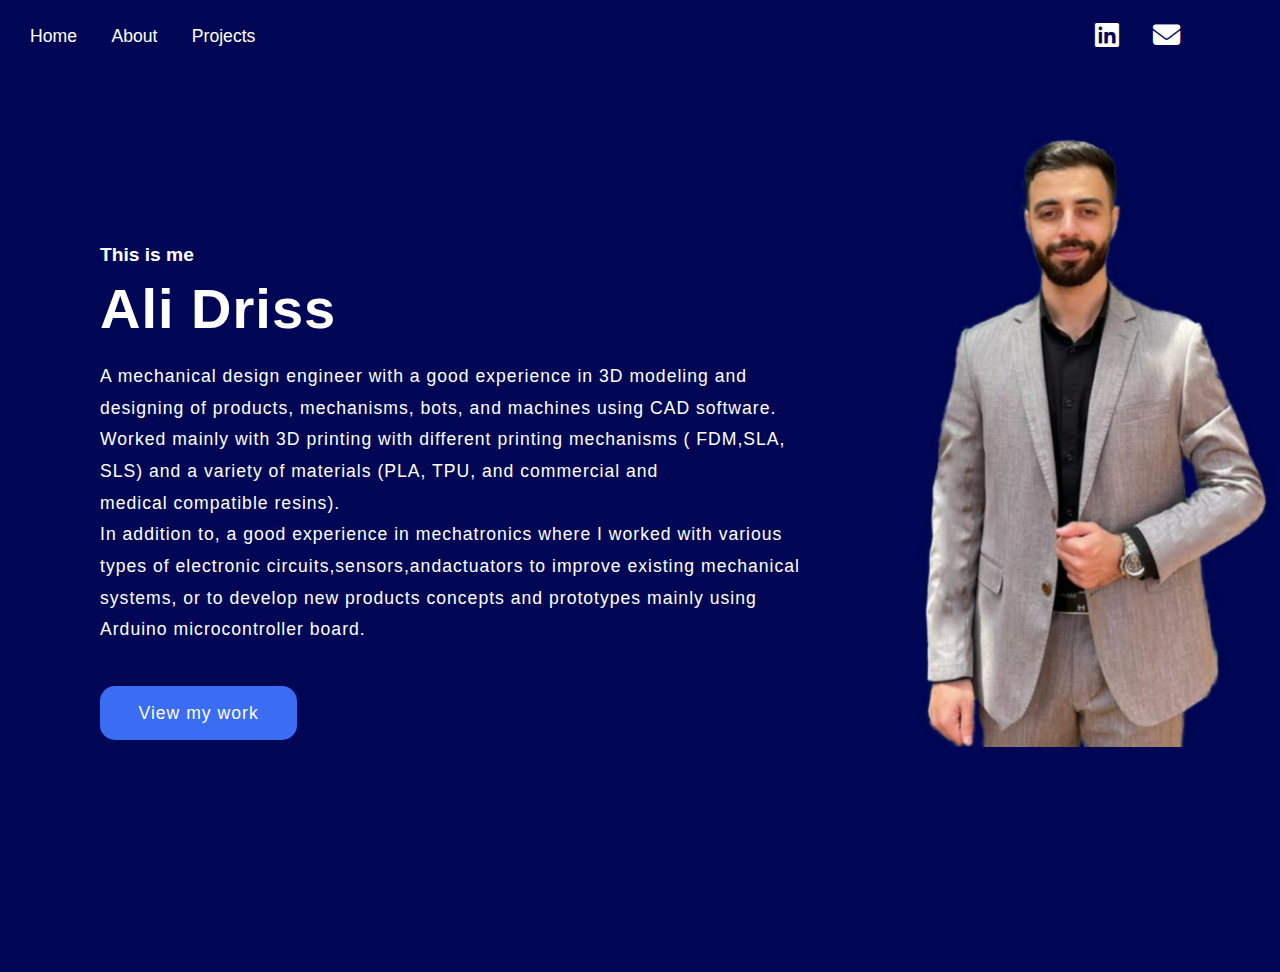
<file: index.html>
<!DOCTYPE html>
<html lang="eng">
<head>
  <meta charset="UTF-8">
  <meta http-equiv="X-UA-Compatible" content="IE=edge">
  <meta name="viewport" content="width=device-width, initial-scale=1.0">
  <title>Ali Driss</title>
  <link rel="stylesheet" href="Style.css">
  <link rel="stylesheet" href="https://cdnjs.cloudflare.com/ajax/libs/font-awesome/6.1.1/css/all.min.css">
  
</head>
<body>

  <header>

<nav class="navigation">

  <a href="index.html">Home</a>
  <a href="about.html"> About</a>
  <a href ="projects.html">Projects</a>

</nav>
  <div class="social-icons">
    <a href="https://www.linkedin.com/in/ali-driss/"><i class="fa-brands fa-linkedin"></i></a>
    <a href="mailto:Alidriss.aad@gmail.com"><i class="fa-solid fa-envelope"></i></a>
    </div>

</header>
<section class="main">
  <div class="Ali-image"><img class="image" src="Ali Driss.jpeg"></div>
  <div class="text" >
    
    <h5>This is me </h5>
      <h1> Ali Driss</h1>
        <p > A mechanical design engineer with a good experience in 3D modeling and  <br> 
        designing of products, mechanisms, bots, and machines using CAD software.<br>
        Worked mainly with 3D printing with different printing mechanisms ( FDM,SLA,<br>
        SLS) and a variety of materials (PLA, TPU, and commercial and <br> 
        medical compatible  resins).<br>
         In addition to, a good experience in mechatronics where I worked with various<br>
        types of electronic circuits,sensors,andactuators to improve existing mechanical<br>
        systems, or to develop new products concepts and prototypes mainly using <br>
        Arduino microcontroller board.<br>
           </p>
        <a href="projects.html" class="main-button">View my work</a>
        
      
      </div>
    </section>

</body>



</html>
</file>
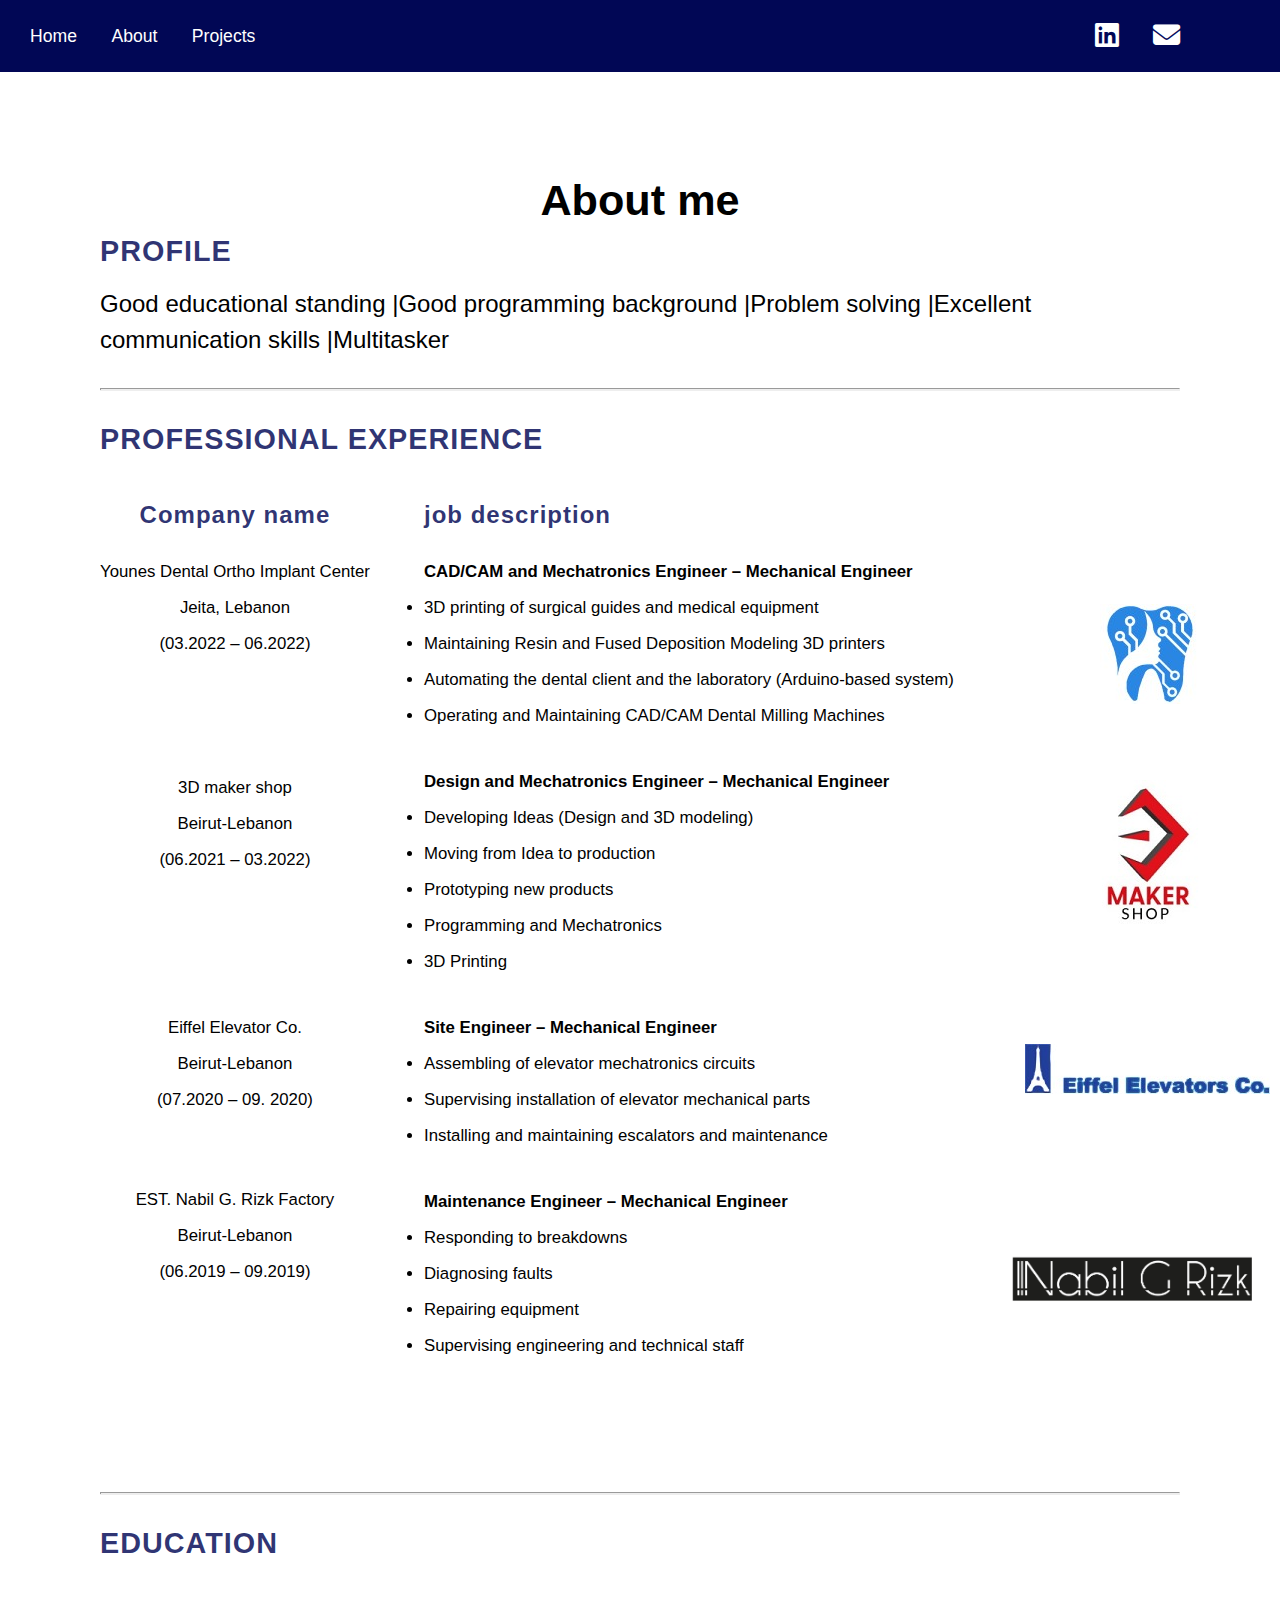
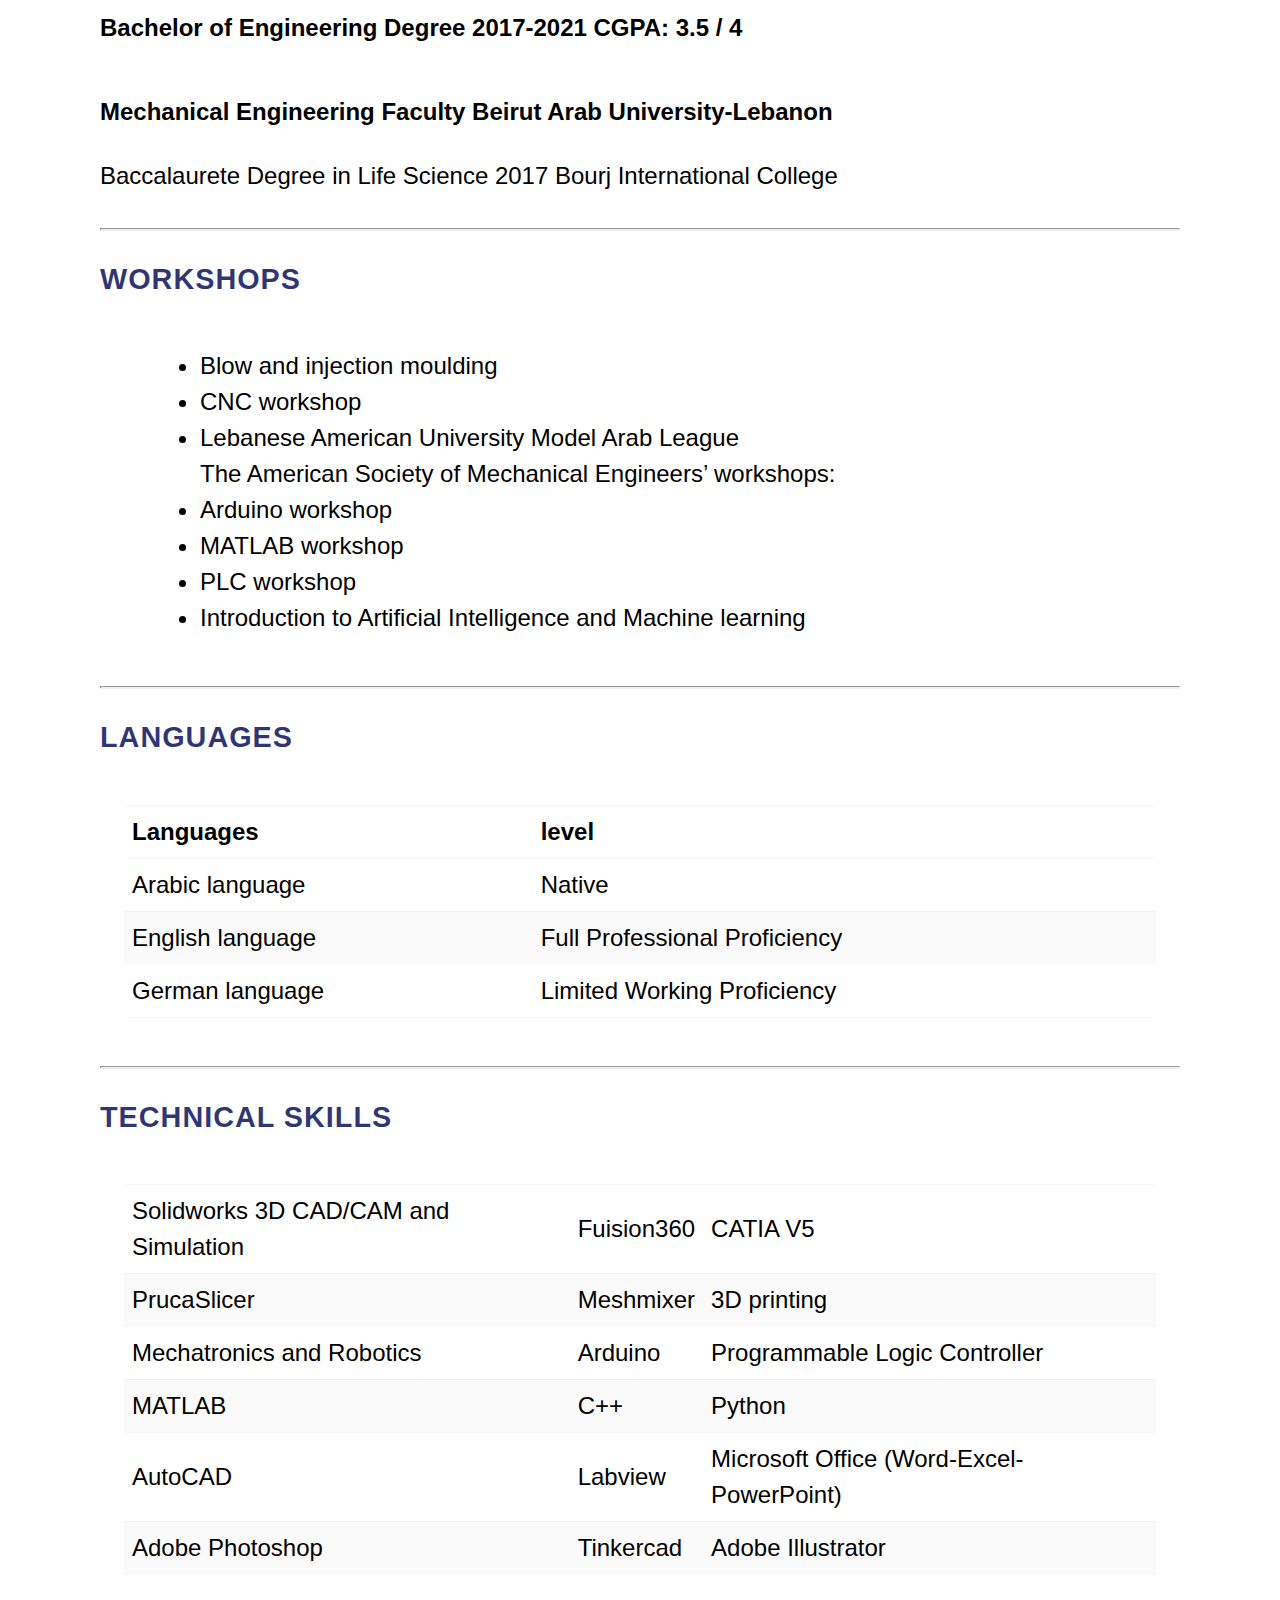
<file: about.html>
<!DOCTYPE html>
<html lang="eng">
<head>
  <meta charset="UTF-8">
  <meta http-equiv="X-UA-Compatible" content="IE=edge">
  <meta name="viewport" content="width=device-width, initial-scale=1.0">
  <title>Ali Driss</title>
  <link rel="stylesheet" href="Style.css">
  <link rel="stylesheet" href="https://cdnjs.cloudflare.com/ajax/libs/font-awesome/6.1.1/css/all.min.css">
</head>

<header>

  <nav class="navigation">
  
    <a href="index.html">Home</a>
    <a href="about.html"> About</a>
    <a href ="projects.html">Projects</a>
  
  </nav>
    <div class="social-icons">
      <a href="https://www.linkedin.com/in/ali-driss/"><i class="fa-brands fa-linkedin"></i></a>
      <a href="mailto:Alidriss.aad@gmail.com"><i class="fa-solid fa-envelope"></i></a>
      </div>
</header>
<body>

    <section class="resume">
      <div class="content">
        <h1>About me</h1>
        
       <h2> PROFILE</h2>  
      <p> Good educational standing &#124;Good programming background  &#124;Problem solving 
      &#124;Excellent communication skills &#124;Multitasker</p>
      
      <hr>
      <div class="vl"></div>
  
      <div class="container">
        <h2 class="experience">PROFESSIONAL EXPERIENCE</h2>
        
    
      <div class="experience-wrapper">
  <div class="company-wrapper">
    <div class="experience-title">
    <h2>  Company name </h2> 
    </div>
    <div class="company-name">
      <p>Younes Dental Ortho Implant Center <br>
        Jeita, Lebanon <br>
      (03.2022 – 06.2022)
      <br>
      <br>
      <br>
      <br>
      </p>   
      

  <div class="paragraph1">
  <p > 3D maker shop <br>
    Beirut-Lebanon<br>
     (06.2021 – 03.2022)
   </p>
  </div>
      <br>
      <br>
      <br>
      <br>
      <br>
      <div class="paragraph2">
      <p > Eiffel Elevator Co.  <br>
        Beirut-Lebanon<br>
        (07.2020 – 09. 2020)
      </p>
      </div>
      <br>
      <br>
      <div class="paragraph3">
      <p >
        EST. Nabil G. Rizk Factory <br>
        Beirut-Lebanon<br>
         (06.2019 – 09.2019)
      </p>
    </div>
    </div>
    </div>
  

  
  <div class="job-wrapper">
    
        <div class="experience-title">
        <h2>job description</h2>
        </div>
       
        
          <p class="experience-name">CAD/CAM and Mechatronics Engineer – Mechanical Engineer  </p>
          <div class="company-description">
          <ul >
    <li>3D printing of surgical guides and medical equipment</li>
  <li>Maintaining Resin and Fused Deposition Modeling 3D printers</li>
  <li>Automating the dental client and the laboratory (Arduino-based system)</li>
  <li>Operating and Maintaining CAD/CAM Dental Milling Machines</li>
  
            </ul>
        </div>
      <div class="dental">
          <img src="Dental Ortho.jpeg">
      </div>
               
      
      
  <p class="experience-name">Design and Mechatronics Engineer – Mechanical Engineer </p>
  <div class="company-description">
          <ul>
    <li>	Developing Ideas (Design and 3D modeling)</li>
      <li>	Moving from Idea to production</li>
      <li>Prototyping new products</li>
      <li>	Programming and Mechatronics</li>
      <li>	3D Printing </li>
          </ul>
  </div>
  <div class="maker-shop">
    <img src="Maker Shop.jpeg">
  </div>

  <p class="experience-name">Site Engineer – Mechanical Engineer </p>
  <div class="company-description">
    <ul>
      <li>Assembling of elevator mechatronics circuits </li>
        <li>	Supervising installation of elevator mechanical parts</li>
        <li>Installing and maintaining escalators and maintenance
        </li>
    </ul>
  </div>
  <div class="Eiffel">
    <img src="Eiffel.jpeg">
  </div>
  
    <p class="experience-name">Maintenance Engineer – Mechanical Engineer</p>
    <div class="company-description">
    <ul>
      <li>Responding to breakdowns</li>
  <li>	Diagnosing faults</li>
  <li>	Repairing equipment</li>
  <li>Supervising engineering and technical staff</li>
    </ul>
    </div>
  <div class="logo">
    <img src="logo.PNG">

      </div>
  </div>
     </div>
      </div>
    
      
      <br>
      <hr class="line">
     
      <div class="education">
      <h2>EDUCATION</h2>
      
  <h4>  Bachelor of Engineering Degree 2017-2021 CGPA: 3.5 / 4</h4>
   <h4>Mechanical Engineering Faculty
  Beirut Arab University-Lebanon</h4>
  <p class="university">
  Baccalaurete Degree in Life Science 2017
  Bourj International College
    </p>

    <hr>



    <div class="Workshops">
    <h2>WORKSHOPS</h2>
    <ul> 
      <li> 	Blow and injection moulding </li>
        <li>	CNC workshop </li>
        <li>Lebanese American University Model Arab League </li>
        The American Society of Mechanical Engineers’ workshops: 
        <li>Arduino workshop </li>
        <li>MATLAB workshop </li>
        <li>PLC workshop </li>
        <li>	Introduction to Artificial Intelligence and Machine learning 
        </li>
    </ul>
  </div>
  <hr>
  <!--Languages-->
  <h2> LANGUAGES</h2>
  <div class="table-wrapper">
    <table>
      <thead>
        <tr>
          <th>Languages</th>
          <th>level</th>
        </tr>
          <tbody>
            <tr> 
              <td>Arabic language</td>
              <td>  Native</td>
            </tr>
            <tr>
            <td>English language</td>
            <td>Full Professional Proficiency</td>
            </tr>
            <tr>
              <td>German language</td>
              <td>Limited Working Proficiency </td>
            </tr>
          </tbody>
        </tr>
      </thead>
    </table>
  
  </div>
  <hr>
  <h2> TECHNICAL SKILLS</h2>
  
  <div class="table-wrapper">
    <table>
  
       <tbody>
  <tr>
  <td>Solidworks 3D CAD/CAM and Simulation </td>
  <td>Fuision360</td>
  <td>CATIA V5</td>
  </tr>
  <tr>
    <td>PrucaSlicer</td>
    <td>Meshmixer</td>
    <td>3D printing</td>
    
  </tr>
  <tr>
    <td>Mechatronics and Robotics</td>
    <td>Arduino</td>
    <td>Programmable Logic Controller</td>
  
  <tr>
    <td>MATLAB</td>
    <td>C++</td>
    <td>Python</td>
    
  </tr>
  <tr>
    <td>AutoCAD</td>
    <td>Labview </td>
    <td>Microsoft Office (Word-Excel-PowerPoint)</td>
  </tr>
  <tr>
    <td>Adobe Photoshop</td>
    <td>Tinkercad</td>
    <td>Adobe Illustrator</td>
    
  </tr>
  </tbody>
    
    </table>
  </div>
    </section>
    </body>
</file>
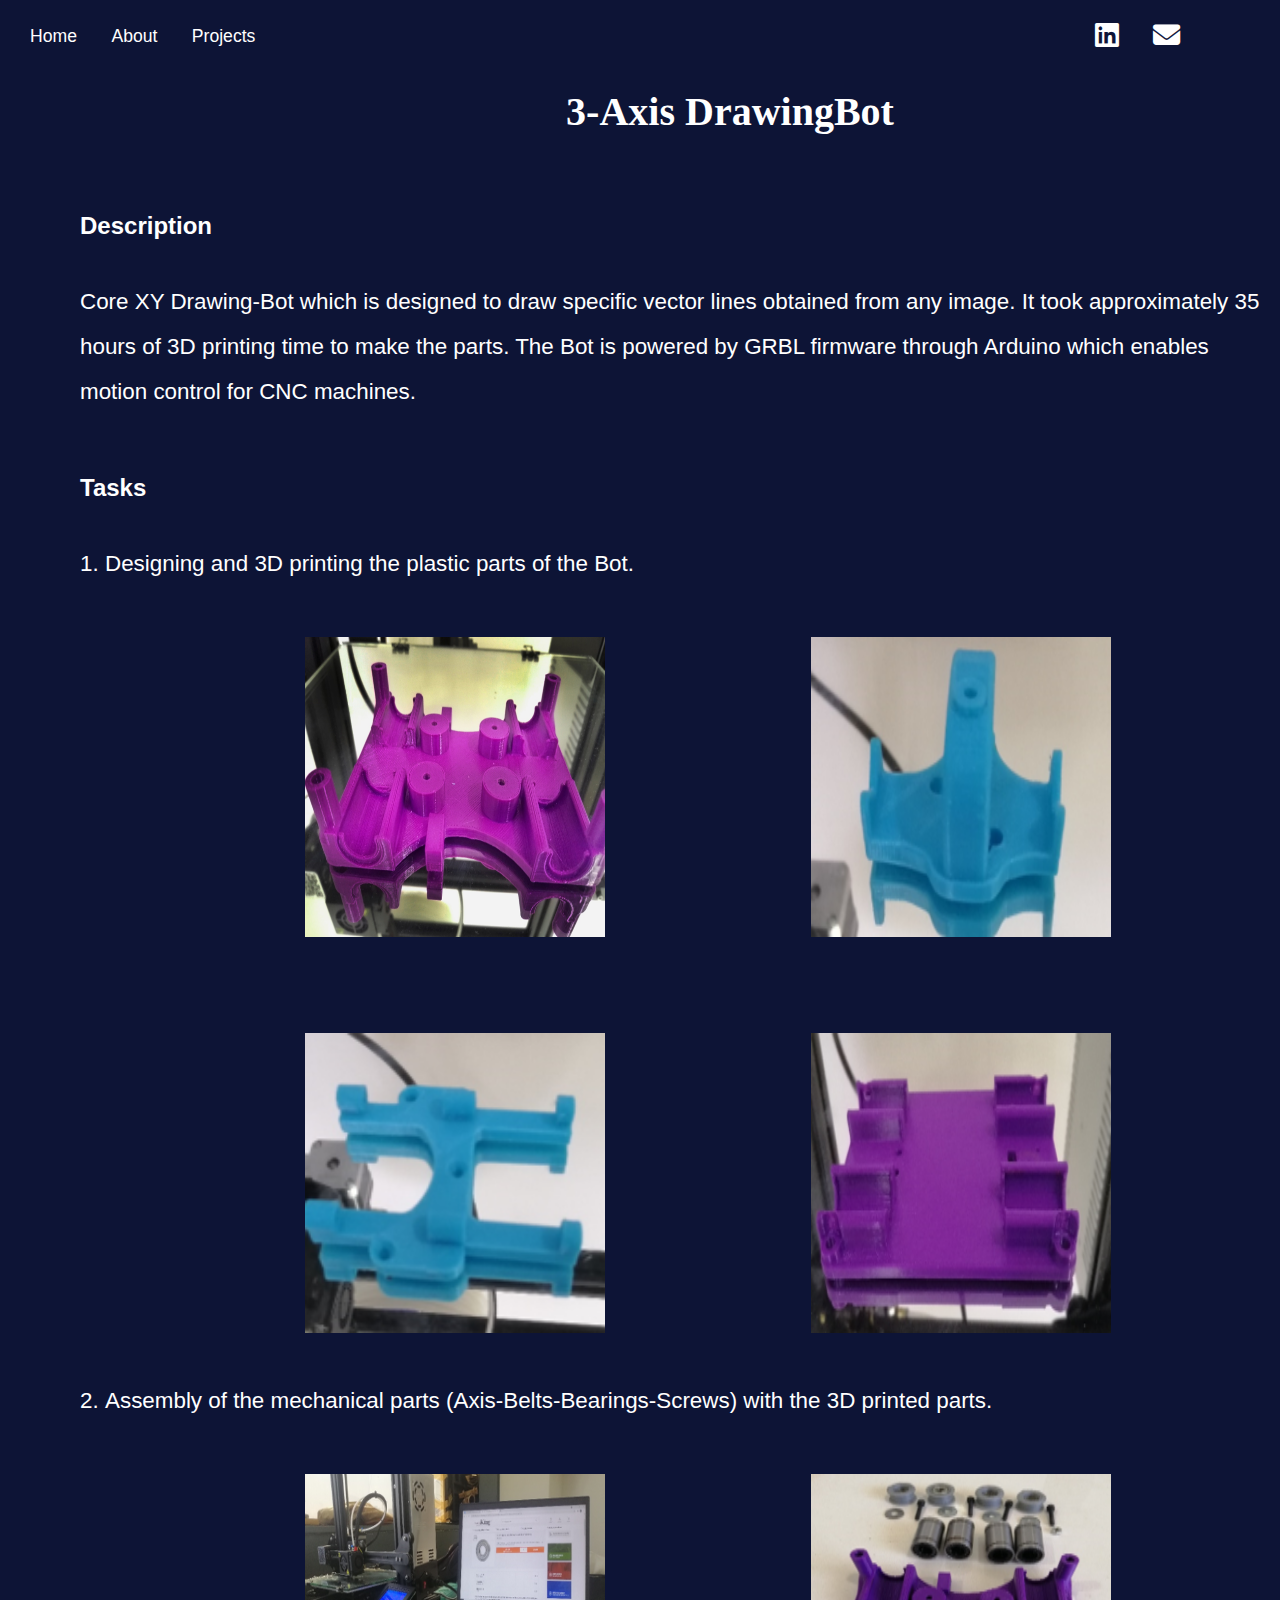
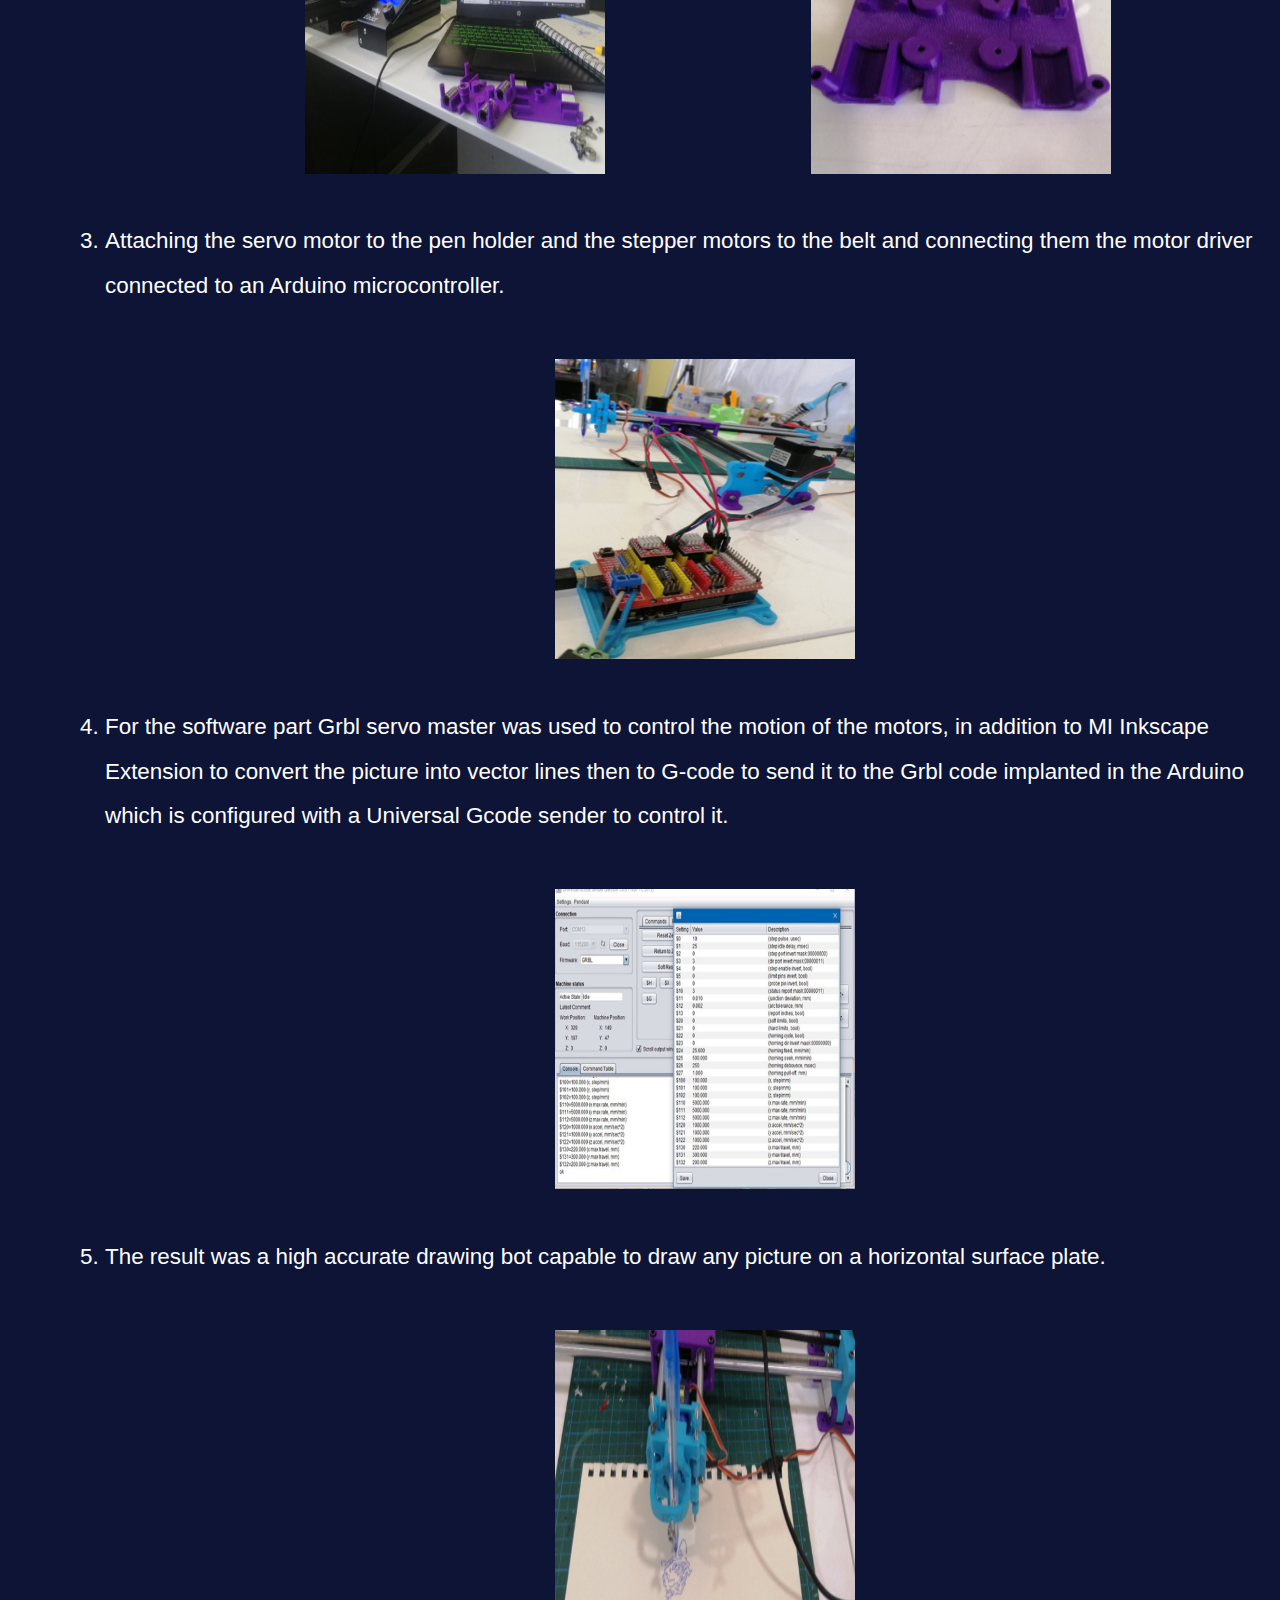
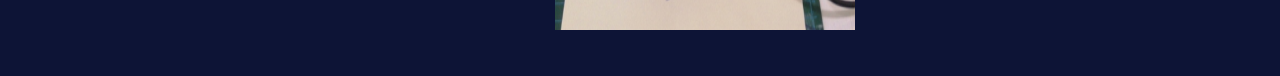
<file: Drawing bot.html>
<!DOCTYPE html>
<html lang="eng">
<head>
  <meta charset="UTF-8">
  <meta http-equiv="X-UA-Compatible" content="IE=edge">
  <meta name="viewport" content="width=device-width, initial-scale=1.0">
  <title>Ali Driss</title>
  <link rel="stylesheet" href="style1.css">
  <link rel="stylesheet" href="https://cdnjs.cloudflare.com/ajax/libs/font-awesome/6.1.1/css/all.min.css">
</head>
<header>

  <nav class="navigation">
  
    <a href="index.html">Home</a>
    <a href="about.html"> About</a>
    <a href ="projects.html">Projects</a>
  
  </nav>
    <div class="social-icons">
      <a href="https://www.linkedin.com/in/ali-driss/"><i class="fa-brands fa-linkedin"></i></a>
      <a href="mailto:Alidriss.aad@gmail.com"><i class="fa-solid fa-envelope"></i></a>
      </div>
  
  </header>
 
<body>
<div class="drawing">
  <h1>3-Axis DrawingBot </h1>
  <h2>Description</h2>
  <p>Core XY Drawing-Bot which is designed to draw specific vector lines obtained from any image. It took approximately 35 hours of 3D printing time to make the parts. The Bot is powered by GRBL firmware through Arduino which enables motion control for CNC machines. </p>
  <h2>Tasks</h2>
  <ol>
    <li>Designing and 3D printing the plastic parts of the Bot. </li>
    <img src="drawingbot1.PNG">
    <img src="drawingbot2.PNG">
    <img src="drawingbot4.PNG">
    <img src="drawingbot5.PNG">
    <li>Assembly of the mechanical parts (Axis-Belts-Bearings-Screws) with the 3D printed parts.  </li>
    <img src="drawingbot6.PNG">
    <img src="drawingbot7.PNG">
    <li>Attaching the servo motor to the pen holder and the stepper motors to the belt and connecting them the motor driver connected to an Arduino microcontroller. </li>
   <div class="picture3">
   <img src="drawingbot8.PNG" class="Drawing-Bot">
   </div>
  <li>For the software part Grbl servo master was used to control the motion of the motors, in addition to MI Inkscape Extension to convert the picture into vector lines then to G-code to send it to the Grbl code implanted in the Arduino which is configured with a Universal Gcode sender to control it.</li>
  <div class="picture3">
  <img src="drawingbot9.PNG" class="Drawing-Bot">
  </div>
  <li>	The result was a high accurate drawing bot capable to draw any picture on a horizontal surface plate. </li>
 <div class="picture3">
  <img src="drawingbot10.PNG">
 </div>
  </ol>
</div>
</body>
</html>
</file>
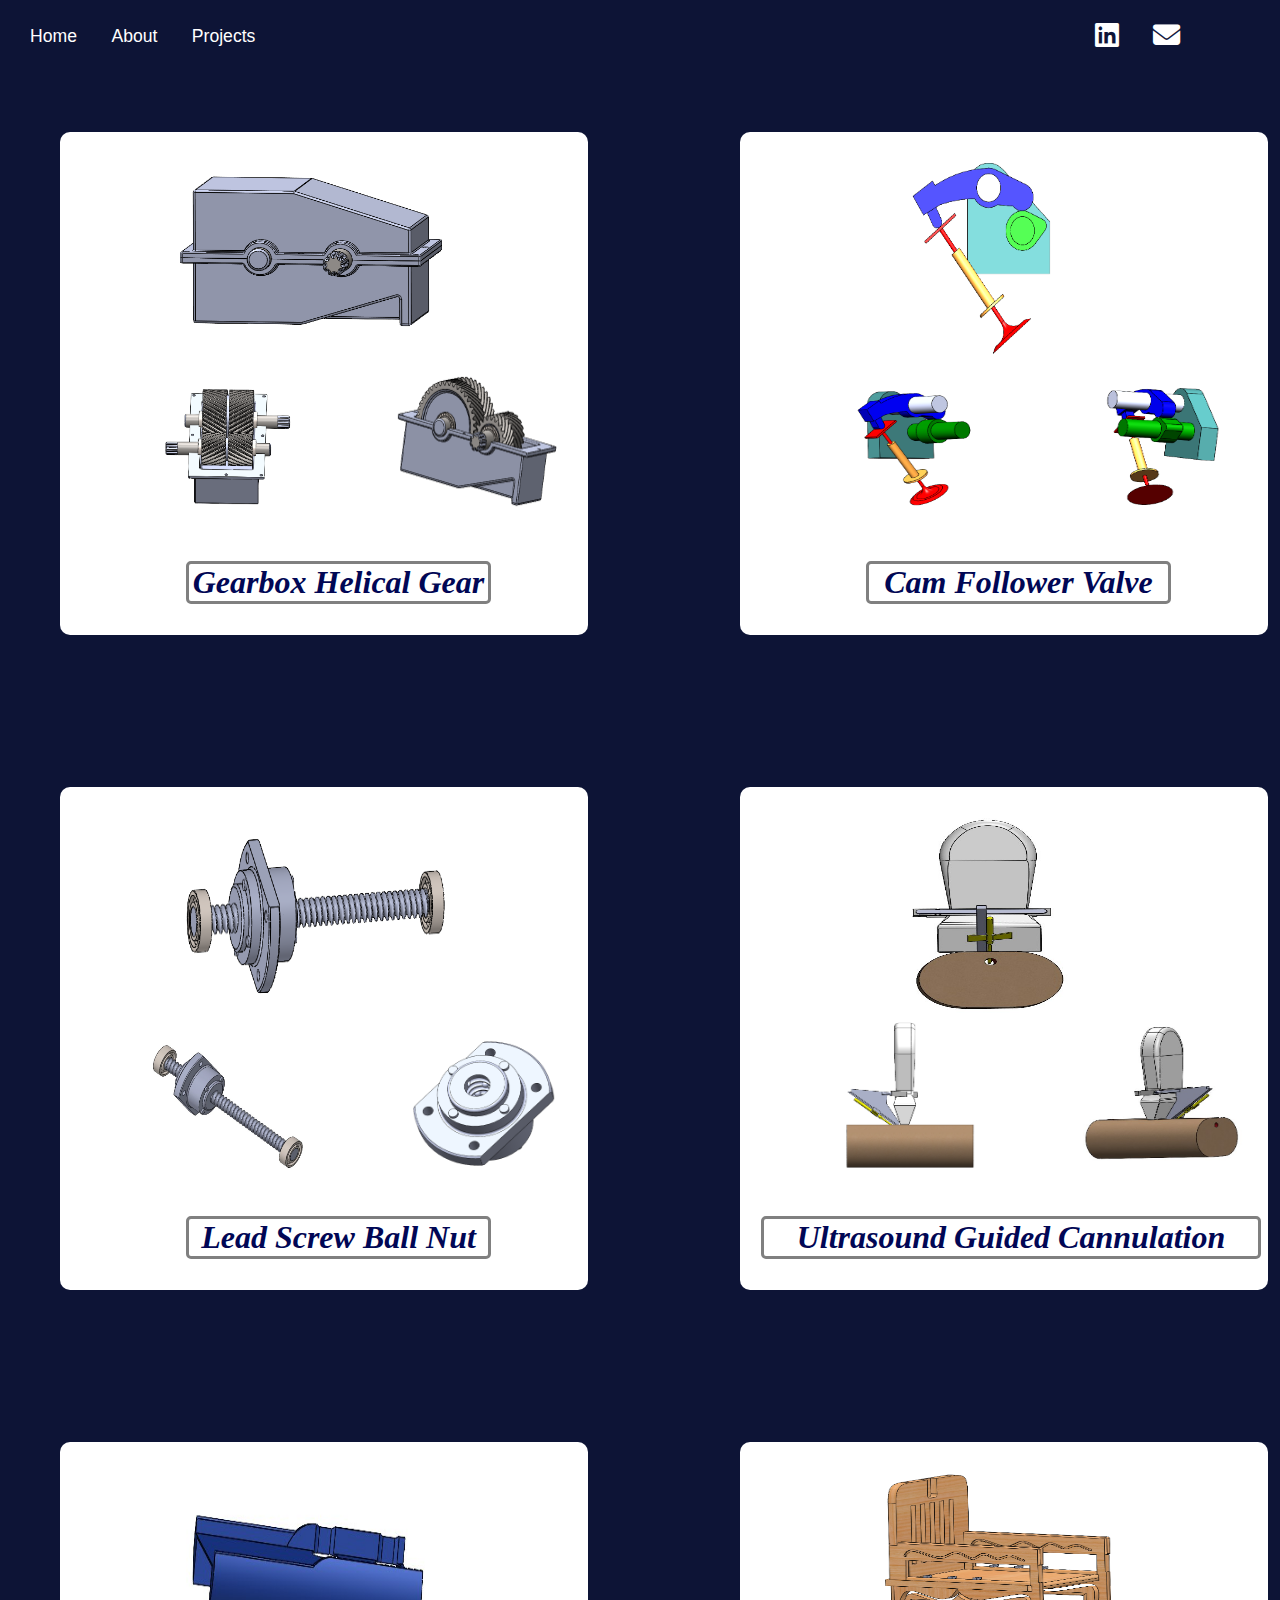
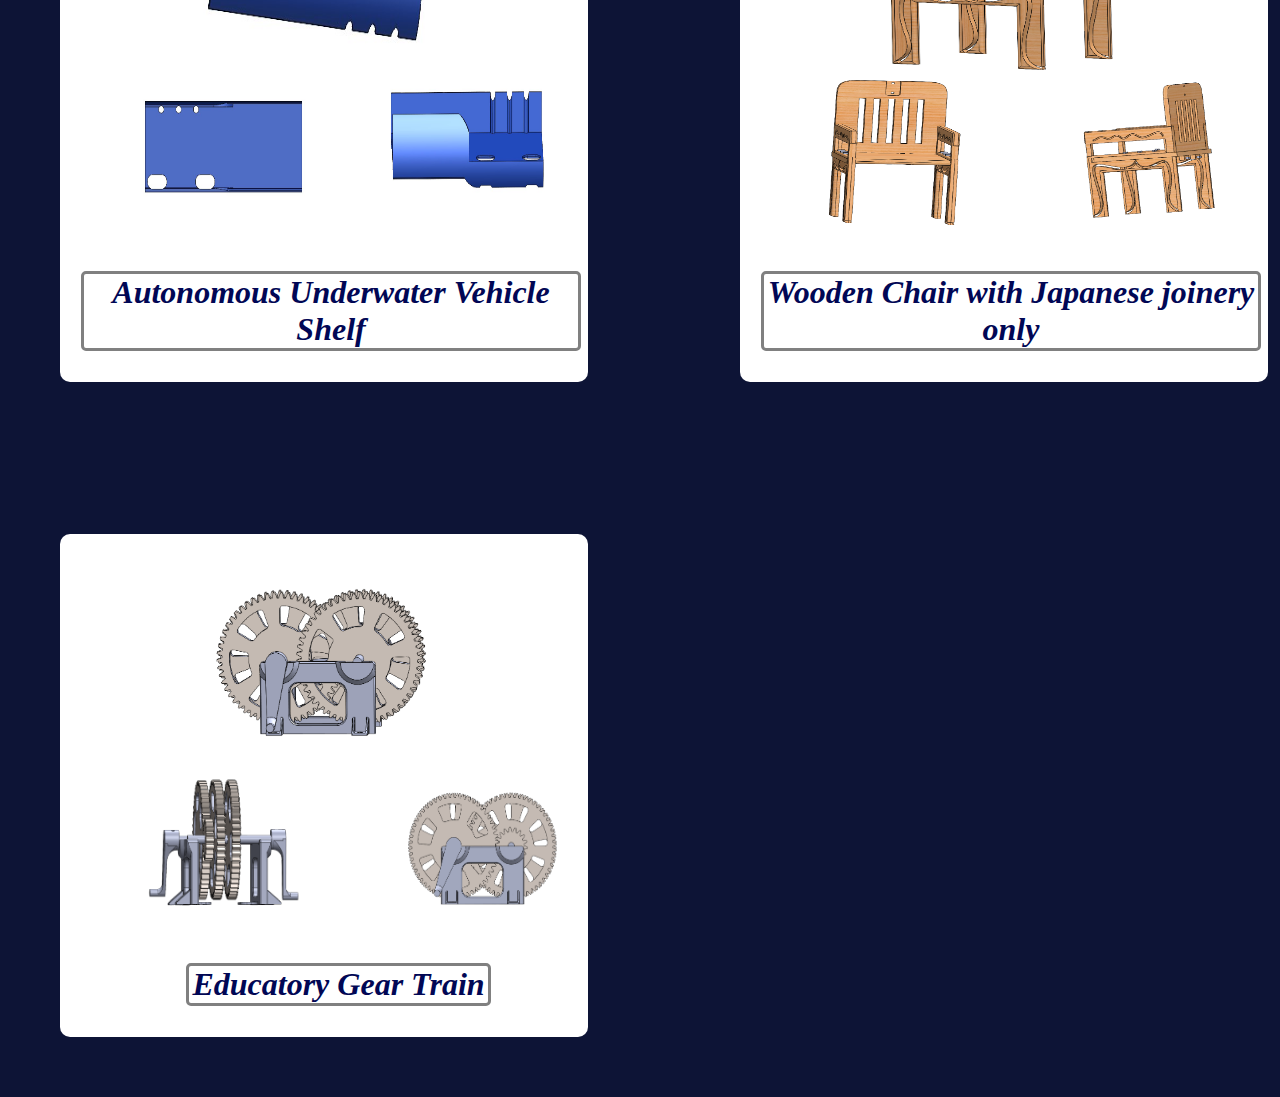
<file: Mechanical designs.html>
<!DOCTYPE html>
<html lang="eng">
<head>
  <meta charset="UTF-8">
  <meta http-equiv="X-UA-Compatible" content="IE=edge">
  <meta name="viewport" content="width=device-width, initial-scale=1.0">
  <title>Ali Driss</title>
  <link rel="stylesheet" href="style1.css">
  <link rel="stylesheet" href="https://cdnjs.cloudflare.com/ajax/libs/font-awesome/6.1.1/css/all.min.css">
  
</head>
<header>

  <nav class="navigation">
  
    <a href="index.html">Home</a>
    <a href="about.html"> About</a>
    <a href ="projects.html">Projects</a>
  
  </nav>
    <div class="social-icons">
      <a href="https://www.linkedin.com/in/ali-driss/"><i class="fa-brands fa-linkedin"></i></a>
      <a href="mailto:Alidriss.aad@gmail.com"><i class="fa-solid fa-envelope"></i></a>
      </div>
  
  </header>
  <body>
    <div class="Card">
    <div class="design" id="Gear">
      <div class="design1">
        <img src="gearbox1.png" class="main-part">
      </div>

      <div>
        <img src="gearbox2.png" class="parts">
        <img src="gearbox3.png" class="parts">
         <h2>Gearbox Helical Gear</h2>
             
    </div>
    </div>
    <div class="design" id="valve">
      <div>
        <div class="design1">
          <img src="Valve1.png" class="main-part">
        </div>
          <img src="Valve2.png" class="parts">
          <img src="Valve3.png" class="parts">
          <h2>Cam Follower Valve</h2>
         </div>
    </div>

<div class="design" id="screw">
  <div>
    <div class="design1">
      <img src="screw1.png" class="main-part">
    </div>
      <img src="screw2.jpg" class="parts">
      <img src="screw3.png" class="parts">
      <h2>Lead Screw Ball Nut </h2>
     </div>
</div>
<div class="design" id="ultrasound">
  <div>
    <div class="design1">
      <img src="ultrasound.jpg" class="main-part">
    </div>
      <img src="ultrasound1.png" class="parts">
      <img src="ultrasound2.png" class="parts">
      <h2>Ultrasound Guided Cannulation </h2>
     </div>
</div>
<div class="design" id="underwater-vehicle">
  <div>
    <div class="design1">
      <img src="underwater vehicle.jpg" class="main-part">
    </div>
      <img src="underwater vehicle1.jpg" class="parts">
      <img src="underwater vehicle2.jpg" class="parts">
      <h2>Autonomous Underwater Vehicle Shelf</h2>
     </div>
</div>
<div class="design" id="wooden-chair">
  <div>
    <div class="design1">
      <img src="wooden chair.png" class="main-part">
    </div>
      <img src="wooden chair1.png" class="parts">
      <img src="wooden chair2.png" class="parts">
      <h2>Wooden Chair with Japanese joinery only</h2>
     </div>
</div>
<div class="design" id="educatory-gear">
  <div>
    <div class="design1">
      <img src="educatory gear.png" class="main-part">
    </div>
      <img src="educatory gear1.png" class="parts">
      <img src="educatory gear2.png" class="parts">
      <h2>Educatory Gear Train</h2>
     </div>
</div>
</div>

    
  </body>

</html>
</file>
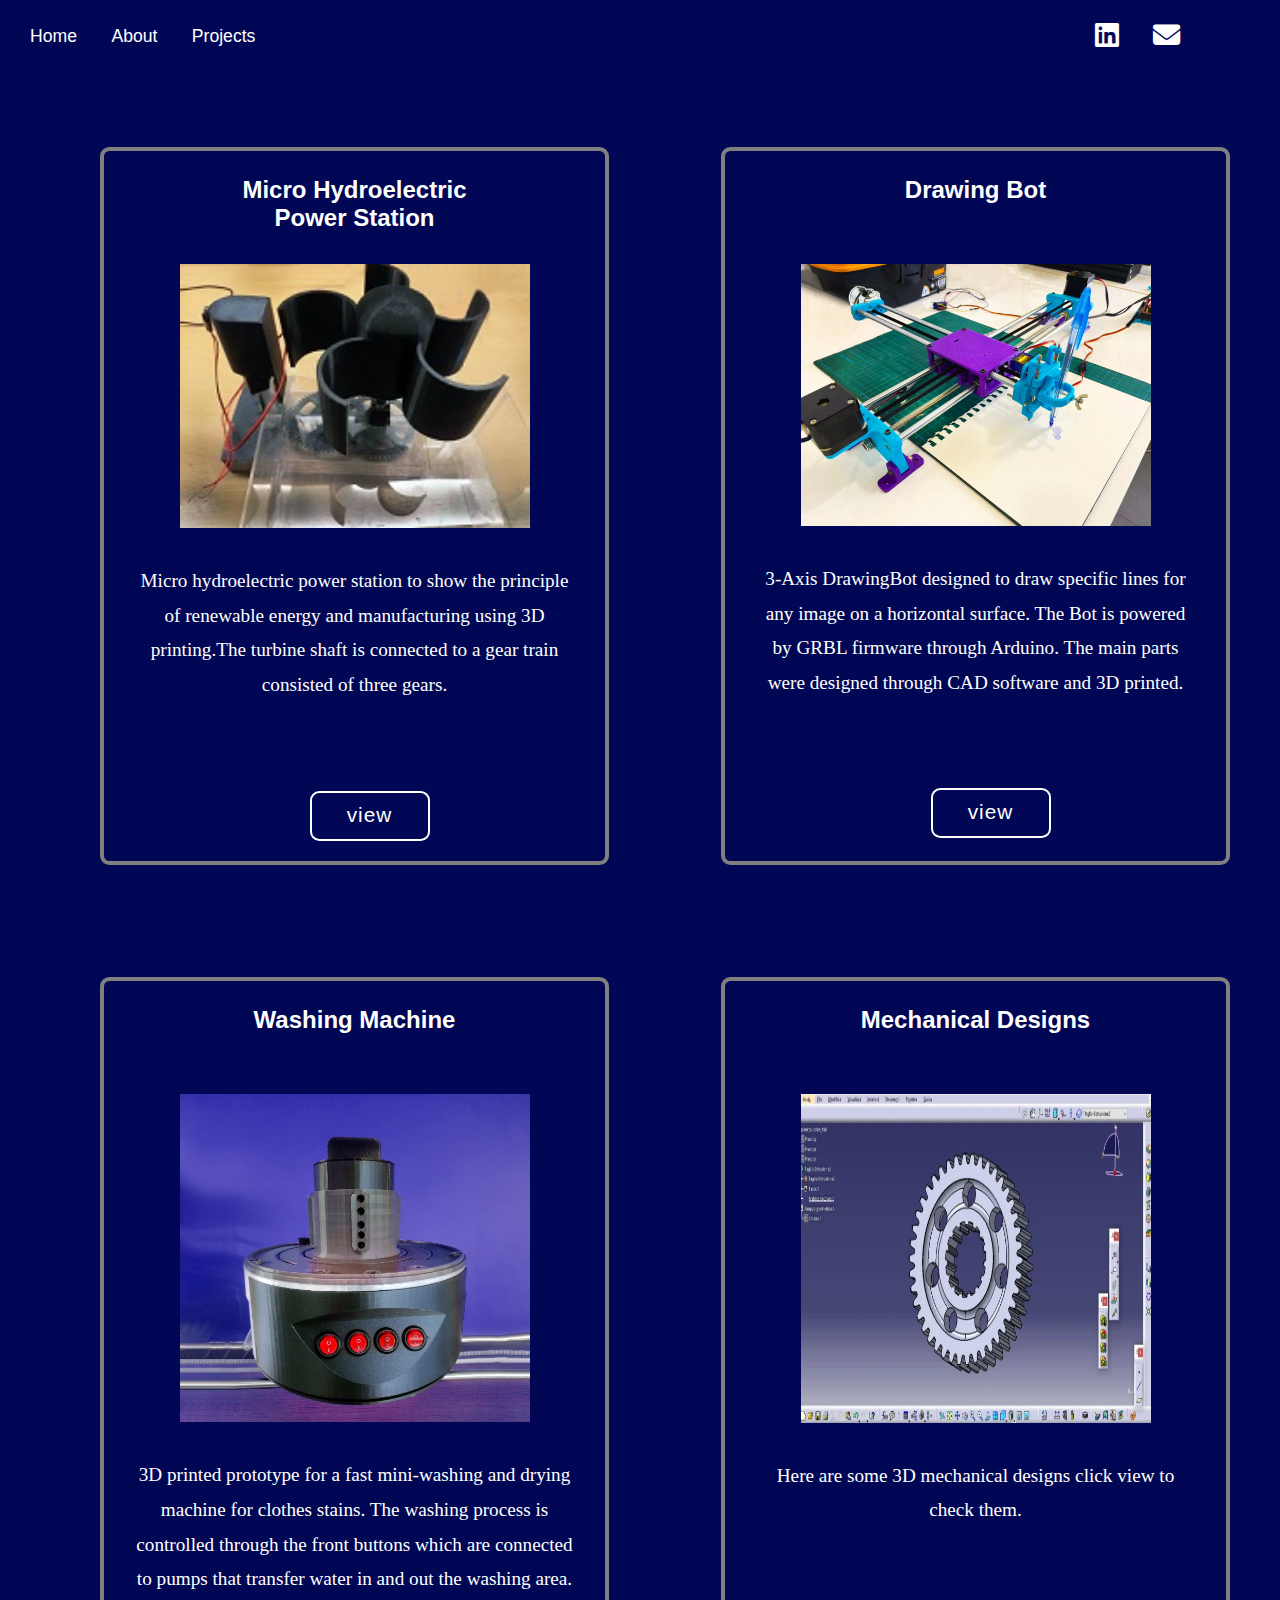
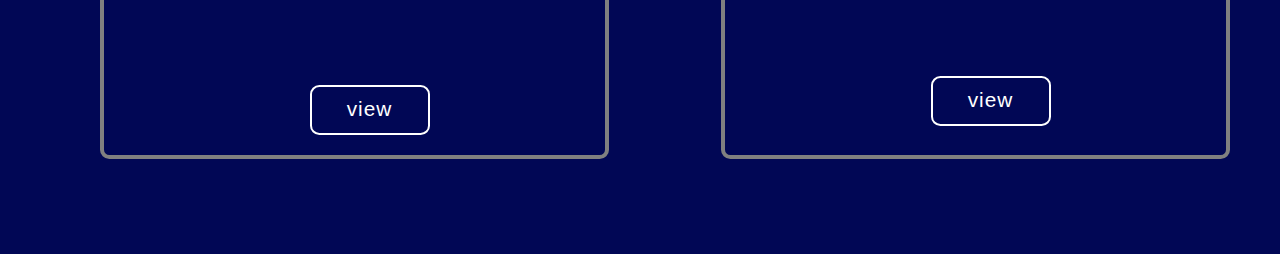
<file: projects.html>
<!DOCTYPE html>
<html lang="en">
<head>
  <meta charset="UTF-8">
  <meta http-equiv="X-UA-Compatible" content="IE=edge">
  <meta name="viewport" content="width=device-width, initial-scale=1.0">
  <title>Ali Driss</title>
  <link rel="stylesheet" href="Style.css">
  <link rel="stylesheet" href="https://cdnjs.cloudflare.com/ajax/libs/font-awesome/6.1.1/css/all.min.css">
</head>
<body>
  <header>

    <nav class="navigation">
    
      <a href="index.html">Home</a>
      <a href="about.html"> About</a>
      <a href ="projects.html">Projects</a>
    
    </nav>
      <div class="social-icons">
        <a href="https://www.linkedin.com/in/ali-driss/"><i class="fa-brands fa-linkedin"></i></a>
        <a href="mailto:Alidriss.aad@gmail.com"><i class="fa-solid fa-envelope"></i></a>
        </div>
    
  </header>
<div class="wrapper">

  <div class="widget" id="first">
    
      <div>
<h2 >
Micro Hydroelectric Power Station
</h2>
  <img src="Power Machine.jpeg">

<p>Micro hydroelectric power station to show the principle of renewable energy and manufacturing using 3D printing.The turbine shaft is connected to a gear train consisted of three gears. </p>
<div class="view-button">
<a href="turbine.html"  class="content-button">view</a>
  </div>
      </div>
  </div>
    <div class="widget" id="second">
      <div> 
      <h2>Drawing Bot</h2>
      <img src="Drawingbot.jpeg">
      <p>3-Axis DrawingBot designed to draw specific lines for any image on a horizontal surface. The Bot is powered by GRBL firmware through Arduino. The main parts were designed through CAD software and 3D printed. </p>
      <div class="view-button">
      <a href="Drawing bot.html"  class="content-button">view</a>
    </div>
      </div>
    </div>
    
    
  
  <div class="widget" id="third">
    <div>
<h2>Washing Machine</h2>
<img src="Washing Machine.jpg" >
<p>3D printed prototype for a fast mini-washing and drying machine for clothes stains. The washing process is controlled through the front buttons which are connected to pumps that transfer water in and out the washing area.</p>
<div class="view-button">
<a href="washing-machine.html"  class="content-button">view</a>
</div>
    </div>
</div>
<div class="widget" id="fourth">
  <div>
    <h2>Mechanical Designs </h2>
    <img src="3D designs.png">
    <p> Here are some 3D mechanical designs click view to check them.</p>
    <div class="view-button">
    <a href="Mechanical designs.html"  class="content-button">view</a>
  </div>
  </div>
</div>
</div>

</body>
</html>
</file>
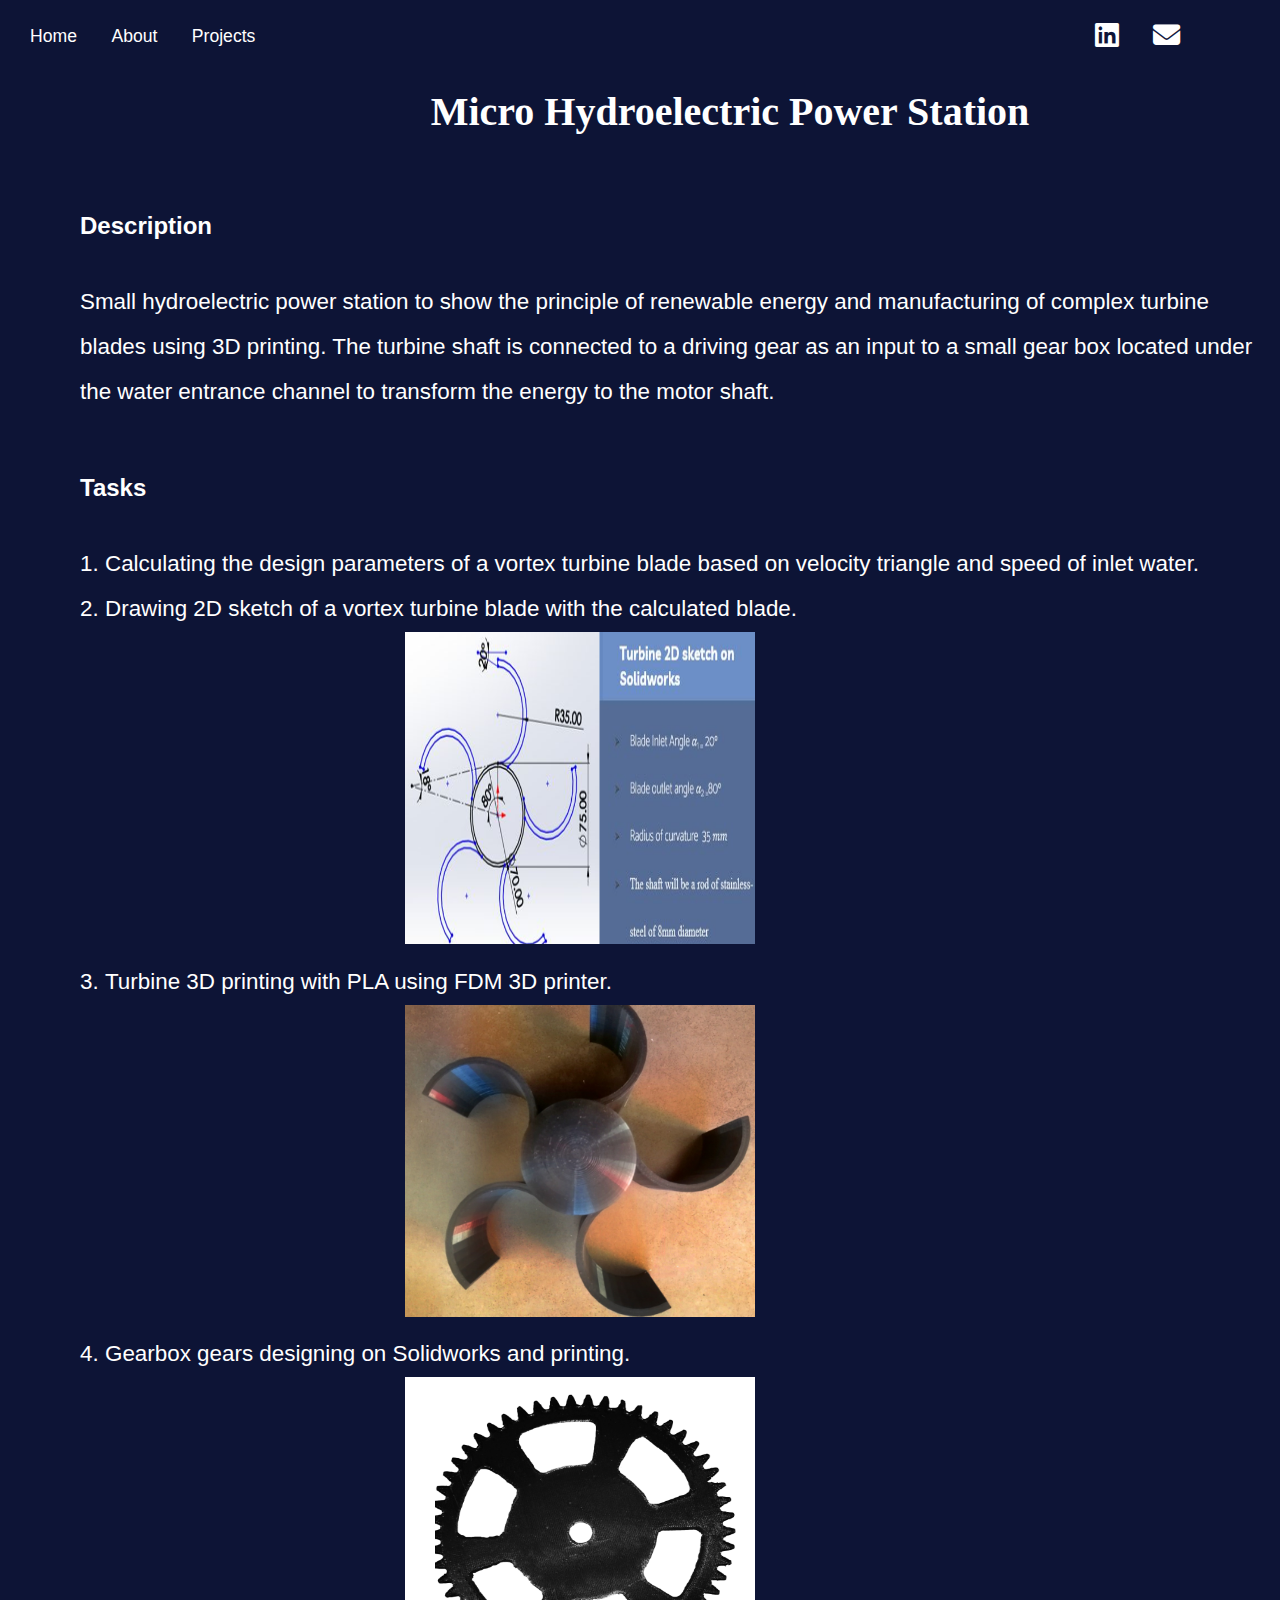
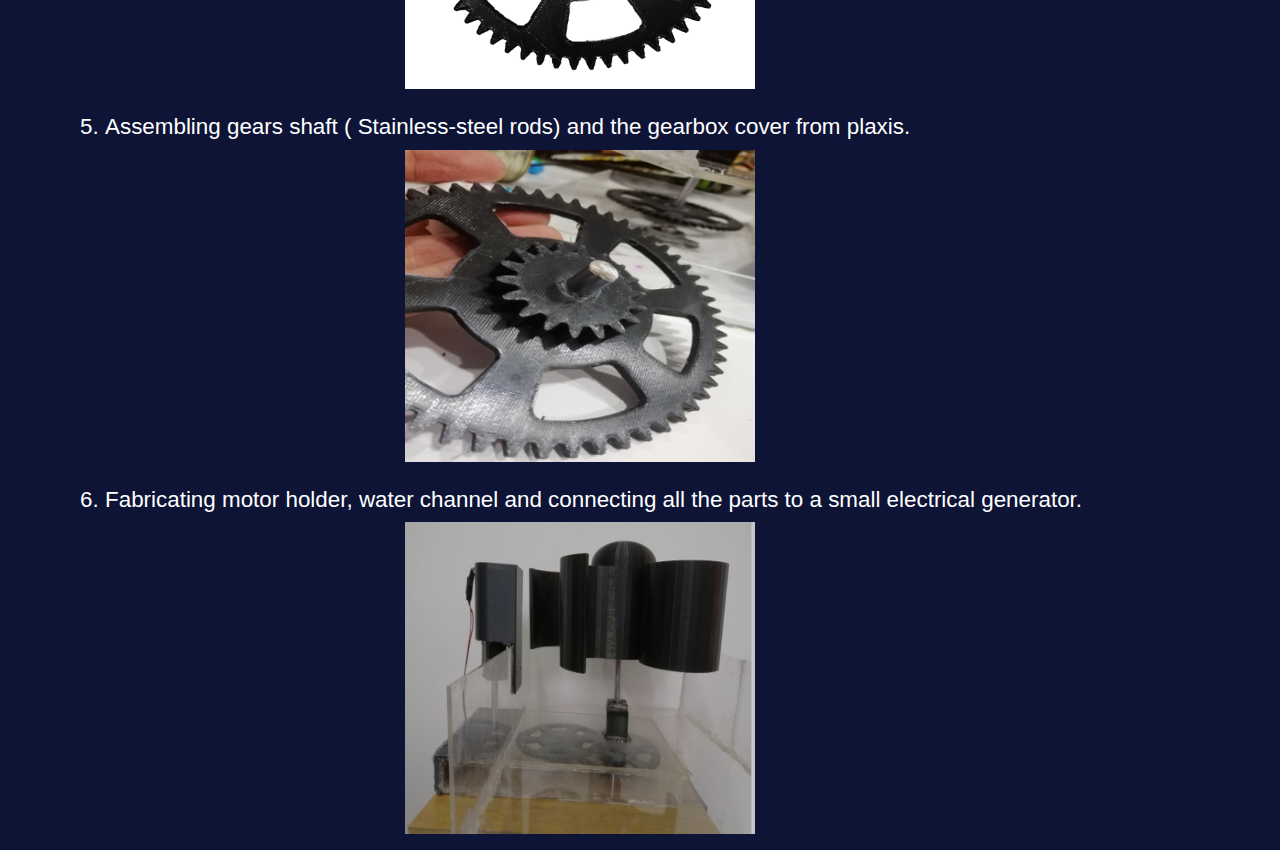
<file: turbine.html>
<!DOCTYPE html>
<html lang="eng">
<head>
  <meta charset="UTF-8">
  <meta http-equiv="X-UA-Compatible" content="IE=edge">
  <meta name="viewport" content="width=device-width, initial-scale=1.0">
  <title>Ali Driss</title>
  <link rel="stylesheet" href="style1.css">
  <link rel="stylesheet" href="https://cdnjs.cloudflare.com/ajax/libs/font-awesome/6.1.1/css/all.min.css">
</head>
<header>

  <nav class="navigation">
  
    <a href="index.html">Home</a>
    <a href="about.html"> About</a>
    <a href ="projects.html">Projects</a>
  
  </nav>
    <div class="social-icons">
      <a href="https://www.linkedin.com/in/ali-driss/"><i class="fa-brands fa-linkedin"></i></a>
      <a href="mailto:Alidriss.aad@gmail.com"><i class="fa-solid fa-envelope"></i></a>
      </div>
  
  </header>
 
<body>

<div class="turbine">

  <h1> Micro Hydroelectric Power Station</h1>
  <h2>Description</h2>
  <p>Small hydroelectric power station to show the principle of renewable energy and manufacturing of complex turbine blades using 3D printing. The turbine shaft is connected to a driving gear as an input to a small gear box located under the water entrance channel to transform the energy to the motor shaft. </p>
  <h2>Tasks</h2>
  <ol>
  <li>	Calculating the design parameters of a vortex turbine blade based on velocity triangle and speed of inlet water.</li>
 <li>	Drawing 2D sketch of a vortex turbine blade with the calculated blade.</li>

<img src="explain.PNG" >

  <li>Turbine 3D printing with PLA using FDM 3D printer.</li>

<img src="turbine1.PNG" >
<li>Gearbox gears designing on Solidworks and printing. </li>
<img src="gear.jpg" >
<li>Assembling gears shaft ( Stainless-steel rods) and the gearbox cover from plaxis.</li>
<img src="turbine3.PNG">
<li>Fabricating motor holder, water channel and connecting all the parts to a small electrical generator. </li>
<img src="turbine4.PNG">
</ol>
</div>



</body>
</html>
</file>
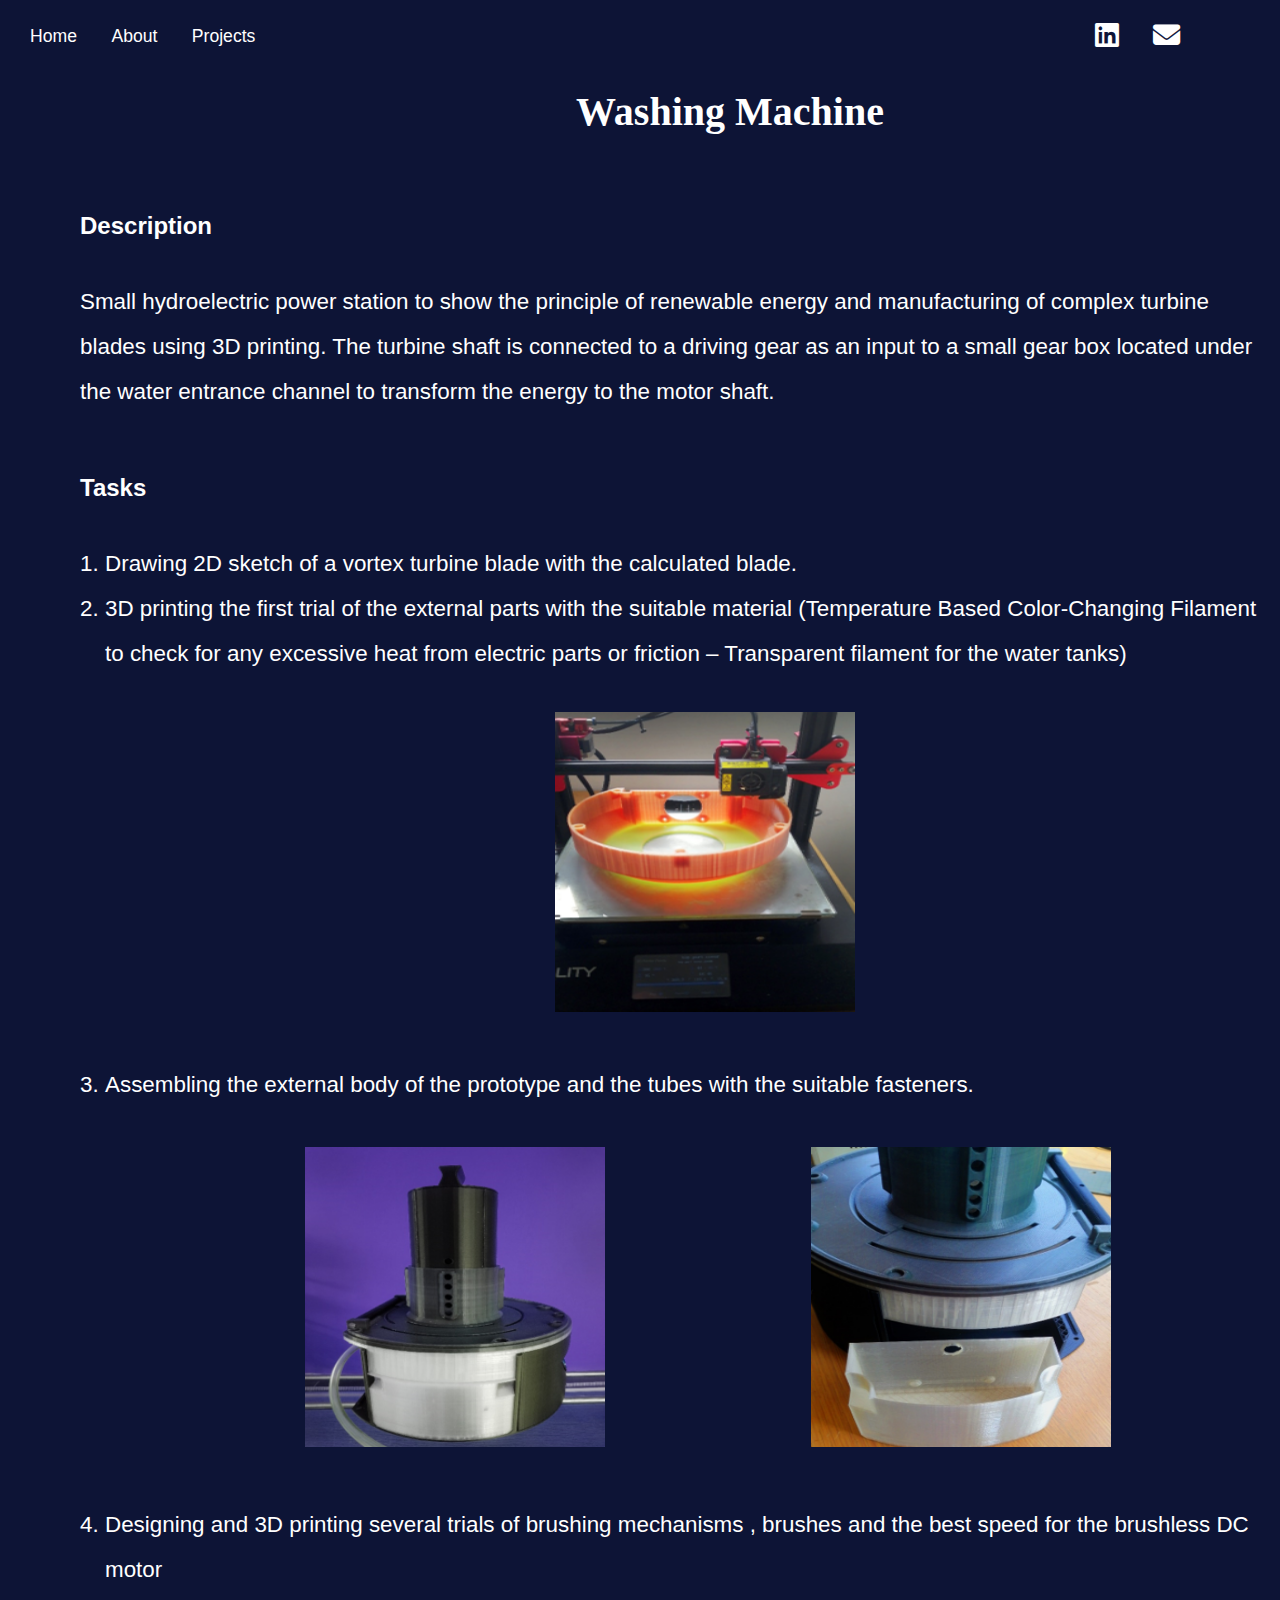
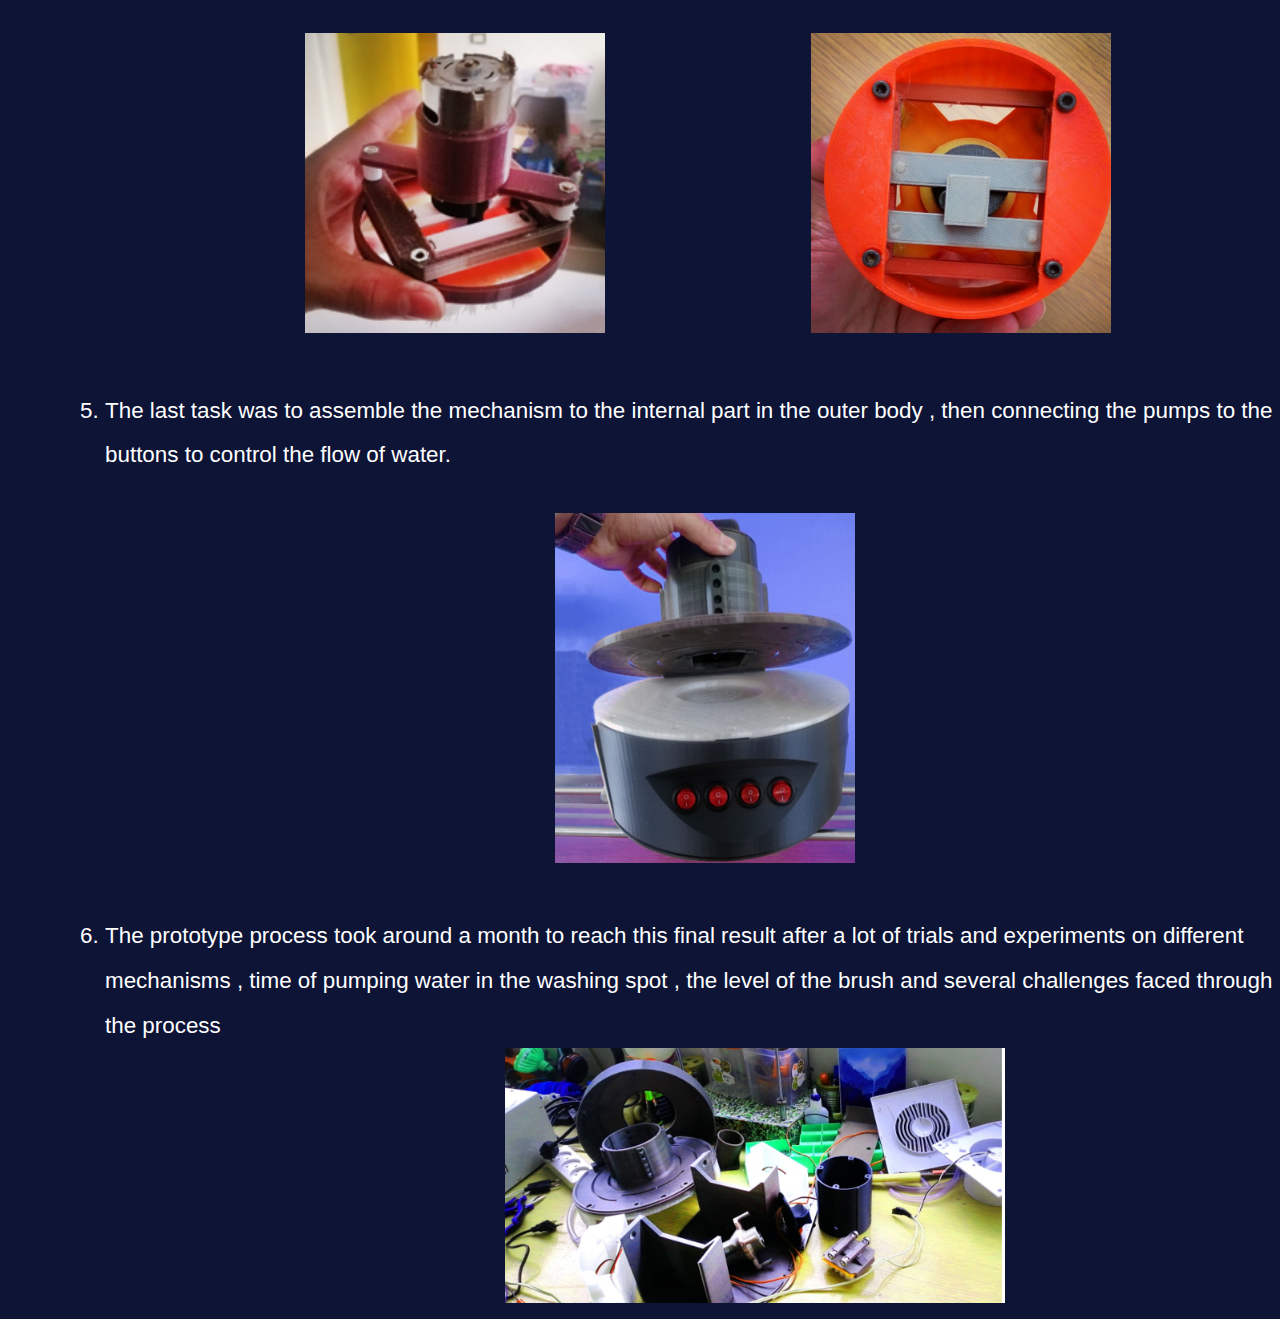
<file: washing-machine.html>
<!DOCTYPE html>
<html lang="eng">
<head>
  <meta charset="UTF-8">
  <meta http-equiv="X-UA-Compatible" content="IE=edge">
  <meta name="viewport" content="width=device-width, initial-scale=1.0">
  <title>Ali Driss</title>
  <link rel="stylesheet" href="style1.css">
  <link rel="stylesheet" href="https://cdnjs.cloudflare.com/ajax/libs/font-awesome/6.1.1/css/all.min.css">
</head>
<header>

  <nav class="navigation">
  
    <a href="index.html">Home</a>
    <a href="about.html"> About</a>
    <a href ="projects.html">Projects</a>
  
  </nav>
    <div class="social-icons">
      <a href="https://www.linkedin.com/in/ali-driss/"><i class="fa-brands fa-linkedin"></i></a>
      <a href="mailto:Alidriss.aad@gmail.com"><i class="fa-solid fa-envelope"></i></a>
      </div>
  
  </header>
 
<body>

<div class="washingMachine" >

  <h1>Washing Machine</h1>
  <h2>Description</h2>
  <p>Small hydroelectric power station to show the principle of renewable energy and manufacturing of complex turbine blades using 3D printing. The turbine shaft is connected to a driving gear as an input to a small gear box located under the water entrance channel to transform the energy to the motor shaft. </p>
  <h2>Tasks</h2>
  <ol>
  
  <li>Drawing 2D sketch of a vortex turbine blade with the calculated blade.</li>
 <li>	3D printing the first trial of the external parts with the suitable material (Temperature Based Color-Changing Filament to check for any excessive heat from electric parts or friction – Transparent filament for the water tanks)</li>
<div class="picture">
<img src="washing-machine1.PNG" class="washing-machine">
</div>
  <li>Assembling the external body of the prototype and the tubes with the suitable fasteners.</li>
  <img src="washing-machine2.PNG " class="washing-machine1">
  <img src="washing-machine3.PNG"class="washing-machine1">

<li>Designing and 3D printing several trials of brushing mechanisms , brushes and the best speed for the brushless DC motor </li>
<img src="washing-machine5.PNG" class="washing-machine1">
<img src="washing-machine7.PNG" class="washing-machine1">
<li>The last task was to assemble the mechanism to the internal part in the outer body , then connecting the pumps to the buttons to control the flow of water.</li>
<div class="picture">
<img src="washing-machine8.PNG" class="washing-machine2">
</div>
<li>The prototype process took around a month to reach this final result after a lot of trials and experiments on different mechanisms , time of pumping water in the washing spot , the level of the brush and several challenges faced through the process</li>
<div class="picture2">
<img src="washing-machine4.PNG"  class="washing-machine3">
</div>
</body>
</html>
</file>
<file: Style.css>
*{
  font-family: Arial, Helvetica, sans-serif;
  margin: 0;
  padding: 0;
  box-sizing: border-box;
  scroll-behavior: smooth;
  
}
header{
  
  width: 100%;
  
  z-index: 999;
  display: flex;
  align-items: center;
  padding : 20px 100px 20px 0px;
  margin: 0;
  background-color:rgb(1, 7, 85);
  background-size: cover;
  justify-content: space-between;
  align-items: center;
}


.navigation a{
  color: white;
  text-decoration: none;
  font-weight: 500px;
  font-size: 1.1em;
  padding-left: 30px;
  
}
.navigation a:hover{
  color:#5f1cfcf6
}
section{
  padding-top: 350px;
}

.main {
  width: 100%;
  min-height: 100vh;
  display: flex;
  align-items: center;
  background-color: rgb(1, 7, 85);
 padding: 100px 100px;
 margin-top: 0px;
 margin-bottom: 0px;
 padding-top: 20px;
}
  

.image{
  width:550px ;
  position: absolute;
  left: 800px;
  top: 124px;


}

.text{
  padding-top: 40px;
}

.main h5 {
  color: #fff;
  display: inline-block;
font-size: 1.2em;

}
.main h1 {
  color:#fff;
letter-spacing: 1px;
font-size:3.5em;
margin-top: 10px ;
margin-bottom: 20px ;
}
.main p{
  color: #fff;
letter-spacing: 1px;
margin-top: 20px;
margin-bottom: 40px;
  line-height: 1.8em;
  font-size: 1.1em;
  font-weight: 200px;
}

.main-button{
  color: white;
background-color:#3a6cf4;
text-decoration: none;
font-size: 1.1em;
font-weight: 500;
padding: 0.9375em 2.1875em ;
letter-spacing: 1px;
border-radius: 15px;
transition:0.7s ease;
margin-bottom: 20px;
display: inline-block;
}
.main-button:hover{
  background-color: #0a49f6;
  transform: scale(1.1,1.1);
  
}
.social-icons a{
   font-size: 1.7em;
  color: #fff;
 margin-left:30px ;
}


.resume{
  
  padding: 30px 100px 30px 100px;
  font-weight: 400px;
  font-size: 1.5em;
  line-height: 1.5em;

 
}
.resume h1{
  
  margin-top:80px;
  margin-bottom: 15px;
text-align: center;
font-size: 1.8em;
font-weight: 350px;



}
.resume h2{
  line-height: 1.3;
  letter-spacing: 1px;
  color: rgba(1, 7, 85, 0.815);
  font-size: 1.2em;
margin-bottom:1rem ;
}




hr{
  border-bottom: solid 2px;
  margin: 30px 0px;
  width: auto;
  border-bottom-color:  #eeeeee;
}
.vl{
  border-left: 6px solid rgba(1, 7, 85, 0.815);
  
}

.experience-wrapper h2{
  letter-spacing: 1px;
  color: rgba(1, 7, 85, 0.815);
  font-size: 1em;
  margin-bottom:1.5rem ;
  margin-top: 1em;;

}
.company-wrapper{
display: inline-block;
  text-align: center;
 margin-bottom: 44px;
}
.experience-wrapper p{
  font-size: 0.7em;
  

}

.paragraph1 p{
  height: 60px;
}
.paragraph2 p{
  height: 100px;
}
.paragraph3{
  height: 200px;
}
.job-wrapper {
  width:70%;
  float: right;
margin-bottom: 5px;

}
.company-description ul{
  font-size: 0.7em;
  margin-bottom: 30px;
 
}
.experience-name {
  font-weight: bold;
  margin-top:20px ;

}
.dental img{
  float: right;
  position: relative;
  left: 20px;
top:  -160px;
}
.maker-shop img{
  float: right;
  position: relative;
  left: 40px;
top: -230px;
}
.Eiffel img{
  float: right;
  position: relative;
  left: 90px;
top: -140px;} 
.logo img{
  width: 250px;
  float: right;
  position: relative;
  left: 80px;
top: -140px;
}

h4{
margin-bottom: 1.5rem;
margin-top:2em ;
}
 .university{
  line-height:1.8em ;

 }
 .Workshops ul{
  margin: 50px 100px;

 }

 table { 
  border-collapse: collapse;
  width: 100%;
 }
 td,th{
  border: 1px solid #dddddd3b;
  text-align: left;
  padding: 8px;
  border-right: none;
  border-left: none;

 }
 tr:nth-child(even){
  background-color: #dddddd28;
 }
 .table-wrapper{
  text-indent: initial;
  margin: 2em 1.5rem;
 }
 .h2{
  font-size: 1.75rem;
  line-height: 1.3;
  margin-bottom: 1.5rem;
}
 
.wrapper{
  color: #fff;
  background-color: rgb(1, 7, 85);
  display: grid;
  grid-template-columns: repeat(2,1fr);
  gap: 7rem;

  padding: 75px 50px 95px 100px;
  text-align: center;
}
 .widget{

  padding:25px 30px 20px 30px;
  -webkit-transition: 0.3s;
  transition: 0.3s;
  border: 4.5px solid grey;
  text-align: center;
  border-radius: 7pt;
 
  


 }
 
 .widget p{
  font-family: 'Times New Roman', Times, serif;
  margin-top: 2rem;
margin-bottom: 2rem;
  line-height: 1.8;
  font-size: 1.2em;
 }
 .widget h2{
  text-align: center;
  width:250px;
 margin: 0 auto;
margin-bottom: 2rem;
height: 56px;

 }
 .wrapper img{
  width: 350px;
 }
 
 #fourth img{ 
  height: 329px;
 }
 

 .content-button {
color: rgb(255, 255, 255);

margin-left: 30px;
text-decoration: none;
font-size: 1.3em;
font-weight: 300;
text-align: center;
padding-top: 10px;
width: 120px;
height: 50px;
letter-spacing: 1px;
border: 2px solid;
display: inline-block;
border-radius: 7pt;
}
.view-button a:hover{
color:grey;
transition:0.7s ease;
}

.widget a{
  margin-top: 3.5rem;
}

#fourth a{
  margin-top: 7.3rem;
}
</file>
<file: style1.css>
*{
  font-family: Arial, Helvetica, sans-serif;
  margin: 0;
  padding: 0;
  box-sizing: border-box;
  scroll-behavior: smooth;
  
}
header{
  
  width: 100%;
  
  z-index: 999;
  display: flex;
  align-items: center;
  padding : 20px 100px 20px 0px;
  margin: 0;
  background-color:rgb(13,20,54);;
  background-size: cover;
 justify-content: space-between;
}
.navigation a{
  color: white;
  text-decoration: none;
  font-weight: 500px;
  font-size: 1.1em;
  padding-left: 30px;

}
.navigation a:hover{
  color:#5f1cfcf6
}
.social-icons a{
  font-size: 1.7em;
 color: #fff;
margin-left:30px ;
}

.Card{
 
  display: grid;
  grid-template-columns: repeat(2,1fr);
  gap: 2rem;
 background-color: rgb(13,20,54);
}
 .design{
  background-color:white;
 border: 1px solid rgba(128, 128, 128, 0);
  align-items: center;
  width: 33em;
  
  border-radius: 10px;
  margin: 60px;
  padding-top: 30px;

  
  transition: 0.7s ease;
  overflow: hidden;
  
 }
 
.design:hover{
  transform: scale(1.03);
  
}
.design1
{
  padding-left: 100px;
}
 .design h2{
  font-family: 'Times New Roman', Times, serif;
  color: rgb(1, 7, 85);
  font-size: 2em;
 font-weight: 10em;
 font-style: oblique;
 border: 3px solid gray;
border-radius: 5px;
text-align: center;
margin-left: 125px;
margin-bottom: 30px;
width: 305px;
 
 }


 .main-part{height: 200px;
width:300px;
 
align-items: center;

 }

 #ultrasound h2{
  width: 500px;
  
  margin-left: 20px;
  
}
#underwater-vehicle h2{
  width: 500px;
  
  margin-left: 20px;

 }
#wooden-chair h2{
  width: 500px;
  
  margin-left: 20px
}

.parts{
  margin-bottom: 40px;
 width: 250px;
 height: 150px;
 padding-left: 70px;


}
.turbine{
  padding-left: 80px;
  font-family: 'Times New Roman', Times, serif;
  background-color: rgb(13,20,54);
  color: white;
}
.turbine h1{
  font-family: Georgia, 'Times New Roman', Times, serif;
  text-align: center;
  padding-top: 0px;
width: 900px;
margin-left: 200px;
  margin-bottom: 30px;
 line-height: 2em;
  font-size: 2.5em;
  
  
}
.turbine h2{
  line-height: 2em;

  width: 500px;
  margin-top: 50px;
  margin-bottom:30px ;
}
.turbine p{
 
  font-size: 1.4em;
  line-height: 2em;
}
.turbine ol{
  font-size: 1.4em;
  line-height: 2em;
  padding-left: 25px;

  
}
.turbine img{
  padding-left: 300px;
  width:650px;
  height: 312px;


}

.washingMachine{
  padding-left: 80px;
  font-family: 'Times New Roman', Times, serif;
  background-color: rgb(13,20,54);
  color: white;
}
.washingMachine h1{
  font-family: Georgia, 'Times New Roman', Times, serif;
  text-align: center;
  padding-top: 0px;
width: 900px;
margin-left: 200px;
  margin-bottom: 30px;
 line-height: 2em;
  font-size: 2.5em;
  
  
}
.washingMachine h2{
  line-height: 2em;

  width: 500px;
  margin-top: 50px;
  margin-bottom:30px ;
}
.washingMachine p{
 
  font-size: 1.4em;
  line-height: 2em;
}
.washingMachine ol{
  font-size: 1.4em;
  line-height: 2em;
  padding-left: 25px;

  
}


.washing-machine{
 
  margin-top: 35px;
    margin-bottom: 35px;
  width: 300px;
  height: 300px;

}
.washing-machine2{
 
  margin-top: 35px;
    margin-bottom: 35px;
  width: 300px;
  height: 350px;

}

.picture{
  padding-left: 450px;
}

.washing-machine1{
  
    margin-top: 40px;
    margin-bottom: 40px;
    padding-left: 200px;
    width: 500px;
    height: 300px;
  }
 
.washing-machine3{
 
  width: 500px;
 
}
.picture2{
  padding-left:400px;
}
.drawing{
  padding-left: 80px;
  font-family: 'Times New Roman', Times, serif;
  background-color: rgb(13,20,54);
  color: white;
}
.drawing h1{
  font-family: Georgia, 'Times New Roman', Times, serif;
  text-align: center;
  padding-top: 0px;
width: 900px;
margin-left: 200px;
  margin-bottom: 30px;
 line-height: 2em;
  font-size: 2.5em;
  
  
}
.drawing h2{
  line-height: 2em;

  width: 500px;
  margin-top: 50px;
  margin-bottom:30px ;
}
.drawing p{
 
  font-size: 1.4em;
  line-height: 2em;
}
.drawing ol{
  font-size: 1.4em;
  line-height: 2em;
  padding-left: 25px;

  
}
.drawing img{
padding-left: 200px;
  width: 500px;
height: 300px;
margin-top: 50px;
margin-bottom:30px ;


}
.picture3{
  padding-left: 250px;
}
</file>
